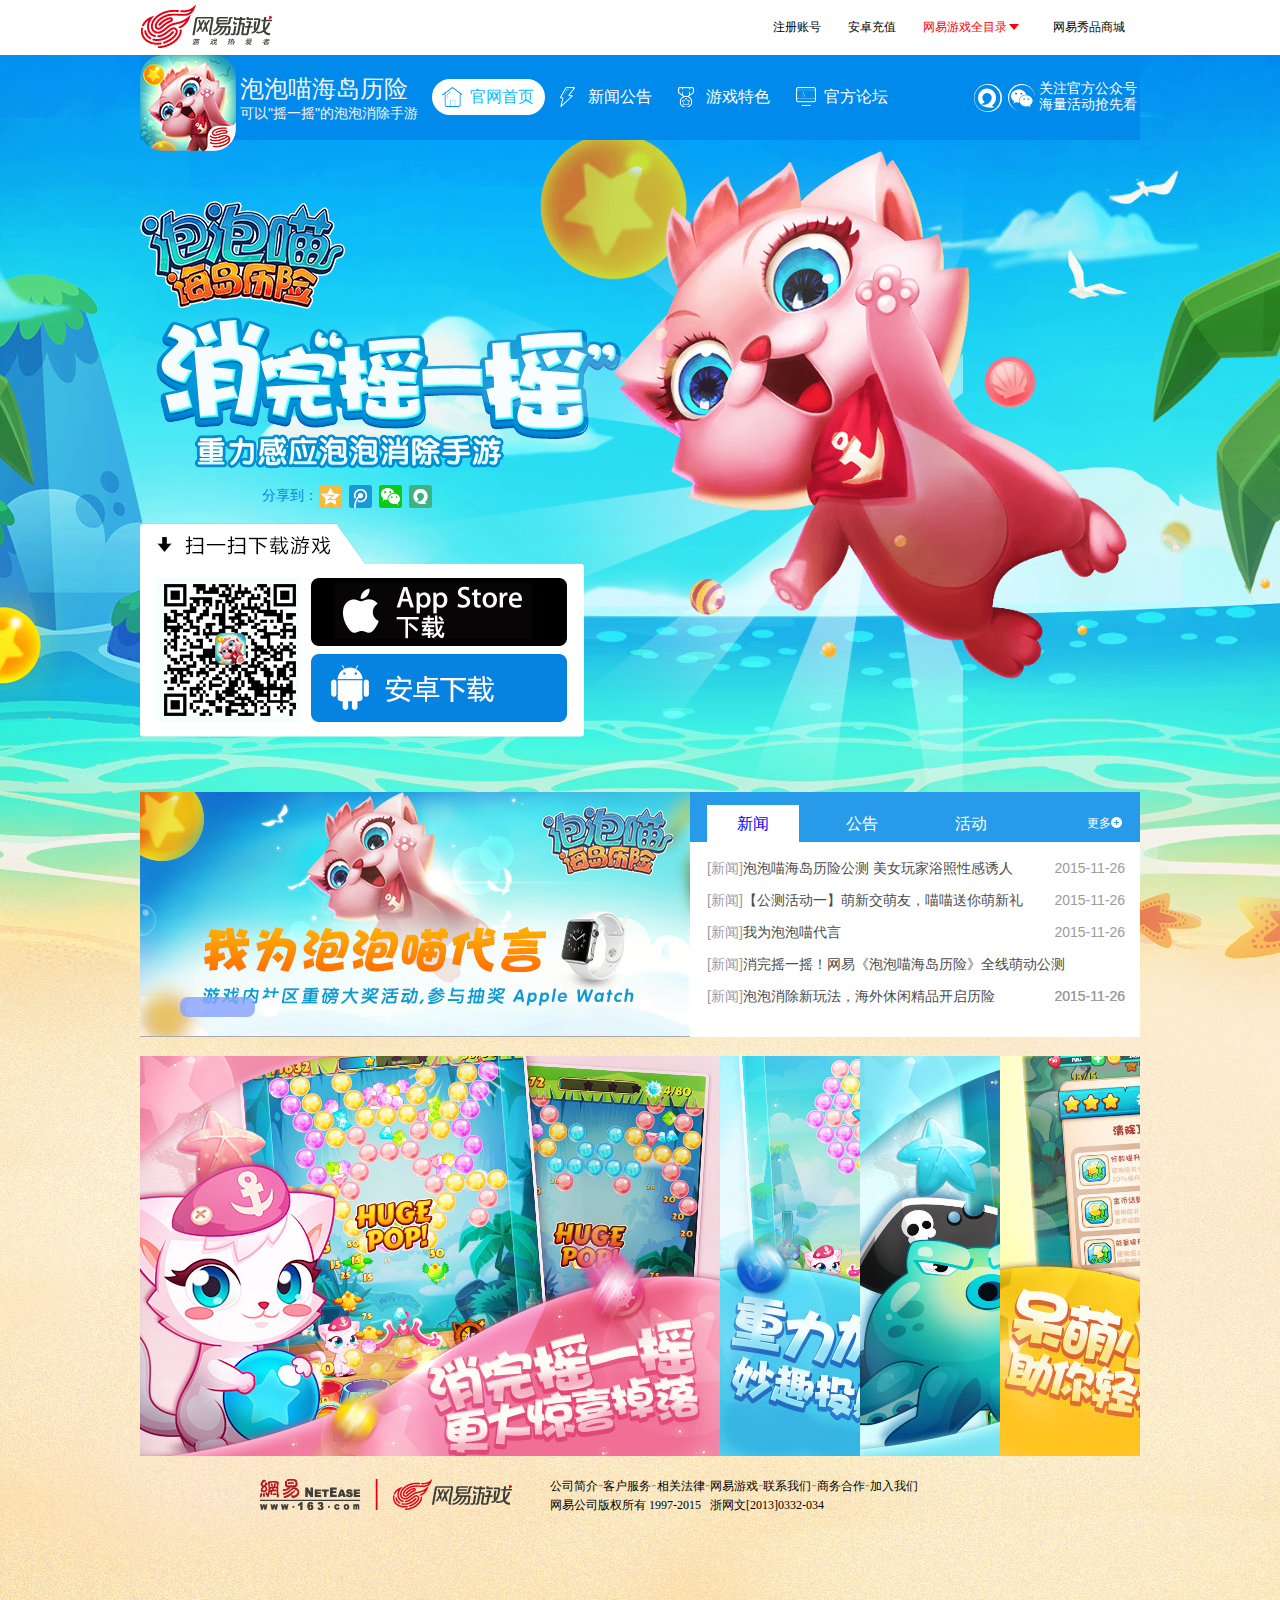
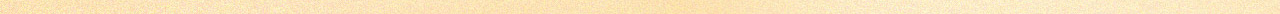
<file: ppm/index.html>
<!DOCTYPE html PUBLIC "-//W3C//DTD XHTML 1.0 Transitional//EN" "http://www.w3.org/TR/xhtml1/DTD/xhtml1-transitional.dtd">
<html xmlns="http://www.w3.org/1999/xhtml" xml:lang="en">
<head>
	<meta http-equiv="Content-Type" content="text/html;charset=UTF-8">
	<link rel="stylesheet" href="css/cat.css"/>
	<link rel="shortcut icon" href="favicon.ico" type="image/x-icon"/>
	<script src="jquery-1.11.1.js"></script>
	<script src="js/jsguo.js"></script>
	<title>泡泡猫手游</title>
</head>
<body>
	<div class="topBar">
		<div class="top-inner w">
			<h1><a href="#"></a></h1>
			<div class="ad"></div>
			<div class="reg">
				<span><a href="#">注册账号</a></span>
				<span><a href="#">安卓充值</a></span>
			</div>
			<div class="meau" id="meau">
				<a href="#">网易游戏全目录<!-- <div class="triangle"></div> --></a>
				<div class="meau_detail">
					<div class="NIE-table" id="NIE-table">
					</div>
				</div>
			</div>
			<div class="topBar-right" id="topBar_right">
				<div  id="klhg"><a href="#">网易考拉海购</a></div>
				<div  id="xpsc"><a href="#">网易秀品商城</a></div>
			</div>

		</div>
	</div>
	<div class="wrap">
		<div class="nav w">
			<div class="navcontent">
				<div class="icon"></div>
				<span class="bigTitle title">泡泡喵海岛历险</span>
				<span class="smallTitle title">可以"摇一摇"的泡泡消除手游</span>
				<div class="navwrap" id="navwrap">  			<!--导航条-->
					<a class="current" href=""><i></i>官网首页 </a>
					<a href=""><i></i>新闻公告 </a>
					<a href=""><i></i>游戏特色 </a>
					<a href=""><i></i>官方论坛 </a>
				</div>
				<div class="gzh">
					<div class="yixin"></div>
					<div class="weixin"></div>
					<div id="yxewm"></div>
					<div id="wxewm"></div>
					<span>关注官方公众号海量活动抢先看</span>

				</div>

			</div>
		</div>
		<div class="content w">
			<div class="logo"></div>
			<div class="slogan"></div>
			<div class="slogan1"></div>
			<div class="share">
				<div class="shareTo"><span>分享到：</span></div>
				<div class="sharedetail">
					<ul>
						<li><a href="javascript:;" title="分享到QQ空间" alt="666"></a></li>
						<li><a href="javascript:;" title="分享到新浪微博"></a></li>
						<li><a href="javascript:;" title="分享到微信"></a></li>
						<li><a href="javascript:;" title="分享到易信"></a></li>
					</ul>
				</div>
			</div>
			<div class="downloadwrap">
				<a class="ios" href="#"></a>
				<a class="android" href="#"></a>
				<a class="android1" href="#"></a>
			</div>
			<div class="banner_wrap">
				<a href="#"><img src="images/aaa0.png" alt=""/></a>
				<a href="#"><img src="images/aaa1.png" alt=""/></a>
				<div class="switch-ctrl" id="switch_ctrl">
					<span></span>
					<span id="switch_two"></span>
					<em></em>
				</div>
			</div>
			<div class="news_wrap" id="news_wrap">
				<div class="title" id="newsTitle">
					<span class="active">新闻</span>
					<span>公告</span>
					<span>活动</span>
					<a href="#">更多</a>
				</div>
				<div class="detail" id="newsDetail">
					<div id="news" class="selected">
						<ul>
							<li>
								<a href="">
									<span class="dnews">[新闻]</span>
									<span class="newstitle">泡泡喵海岛历险公测 美女玩家浴照性感诱人</span>
									<span class="newsdate">2015-11-26</span>
								</a>
							</li>
							<li><a href="">
									<span class="dnews">[新闻]</span>
									<span class="newstitle">【公测活动一】萌新交萌友，喵喵送你萌新礼</span>
									<span class="newsdate">2015-11-26</span>
								</a></li>
							<li><a href="">
									<span class="dnews">[新闻]</span>
									<span class="newstitle">我为泡泡喵代言</span>
									<span class="newsdate">2015-11-26</span>
								</a></li>
							<li><a href="">
									<span class="dnews">[新闻]</span>
									<span class="newstitle">消完摇一摇！网易《泡泡喵海岛历险》全线萌动公测</span>
									<span class="newsdate">2015-11-26</span>
								</a></li>
							<li><a href="">
									<span class="dnews">[新闻]</span>
									<span class="newstitle">泡泡消除新玩法，海外休闲精品开启历险</span>
									<span class="newsdate">2015-11-26</span>
								</a></li>
						</ul>
					</div>
					<div id="notice">
						<ul>
							<li>
								<a href="">
									<span class="dnews">[公告]</span>
									<span class="newstitle">公告公告公告</span>
									<span class="newsdate">2015-11-26</span>
								</a>
							</li>
							<li>
								<a href="">
									<span class="dnews">[公告]</span>
									<span class="newstitle">公告公告公告</span>
									<span class="newsdate">2015-11-26</span>
								</a>
							</li>
							<li>
								<a href="">
									<span class="dnews">[公告]</span>
									<span class="newstitle">公告公告公告</span>
									<span class="newsdate">2015-11-26</span>
								</a>
							<li>
								<a href="">
									<span class="dnews">[公告]</span>
									<span class="newstitle">公告公告公告</span>
									<span class="newsdate">2015-11-26</span>
								</a>
							</li>
							<li>
								<a href="">
									<span class="dnews">[公告]</span>
									<span class="newstitle">公告公告公告</span>
									<span class="newsdate">2015-11-26</span>
								</a>
							</li>


						</ul>
					</div>
					<div id="exercise">
						<ul>
							<li>
								<a href="">
									<span class="dnews">[活动]</span>
									<span class="newstitle">【公测活动2】快乐三选一，百元礼包送送送</span>
									<span class="newsdate">2015-11-26</span>
								</a>
							</li>
							<li><a href="">
								<span class="dnews">[活动]</span>
								<span class="newstitle">【公测活动2】快乐三选一，百元礼包送送送</span>
								<span class="newsdate">2015-11-26</span>
							</a></li>
							<li><a href="">
								<span class="dnews">[活动]</span>
								<span class="newstitle">【公测活动2】快乐三选一，百元礼包送送送</span>
								<span class="newsdate">2015-11-26</span>
							</a>
							</li>
						</ul>
					</div>
				</div>
			</div>
			<div class="select_wrap">
				<ul class="sfq" id="sfq">
					<li class="current"></li>
					<li class=""></li>
					<li class=""></li>
					<li class=""></li>
				</ul>
			</div>
		</div>
		<!-- 下面是嵌套-->
		<div class="lightWrap w">

		</div>
		<div class="cat">

		</div>

		<div class="copyRight ">
			<div class="foot w">
				<div class="imgs">
					<div class="foottu1"><img src="images/foot1.png" alt=""/></div>
					<div class="foottu2"><img src="images/foot2.png" alt=""/></div>
				</div>
				<div class="ps">
				<p class="p1"><a href="#">公司简介</a>-<a href="#">客户服务</a>-<a href="#">相关法律</a>-<a href="#">网易游戏</a>-<a href="#">联系我们</a>-<a href="#">商务合作</a>-<a href="#">加入我们</a></p>
				<p class="p2">网易公司版权所有 1997-2015&nbsp;&nbsp;&nbsp;浙网文[2013]0332-034</p>
				</div>
			</div>
		</div>
	</div>


	<div></div>

</body>
</html>
</file>
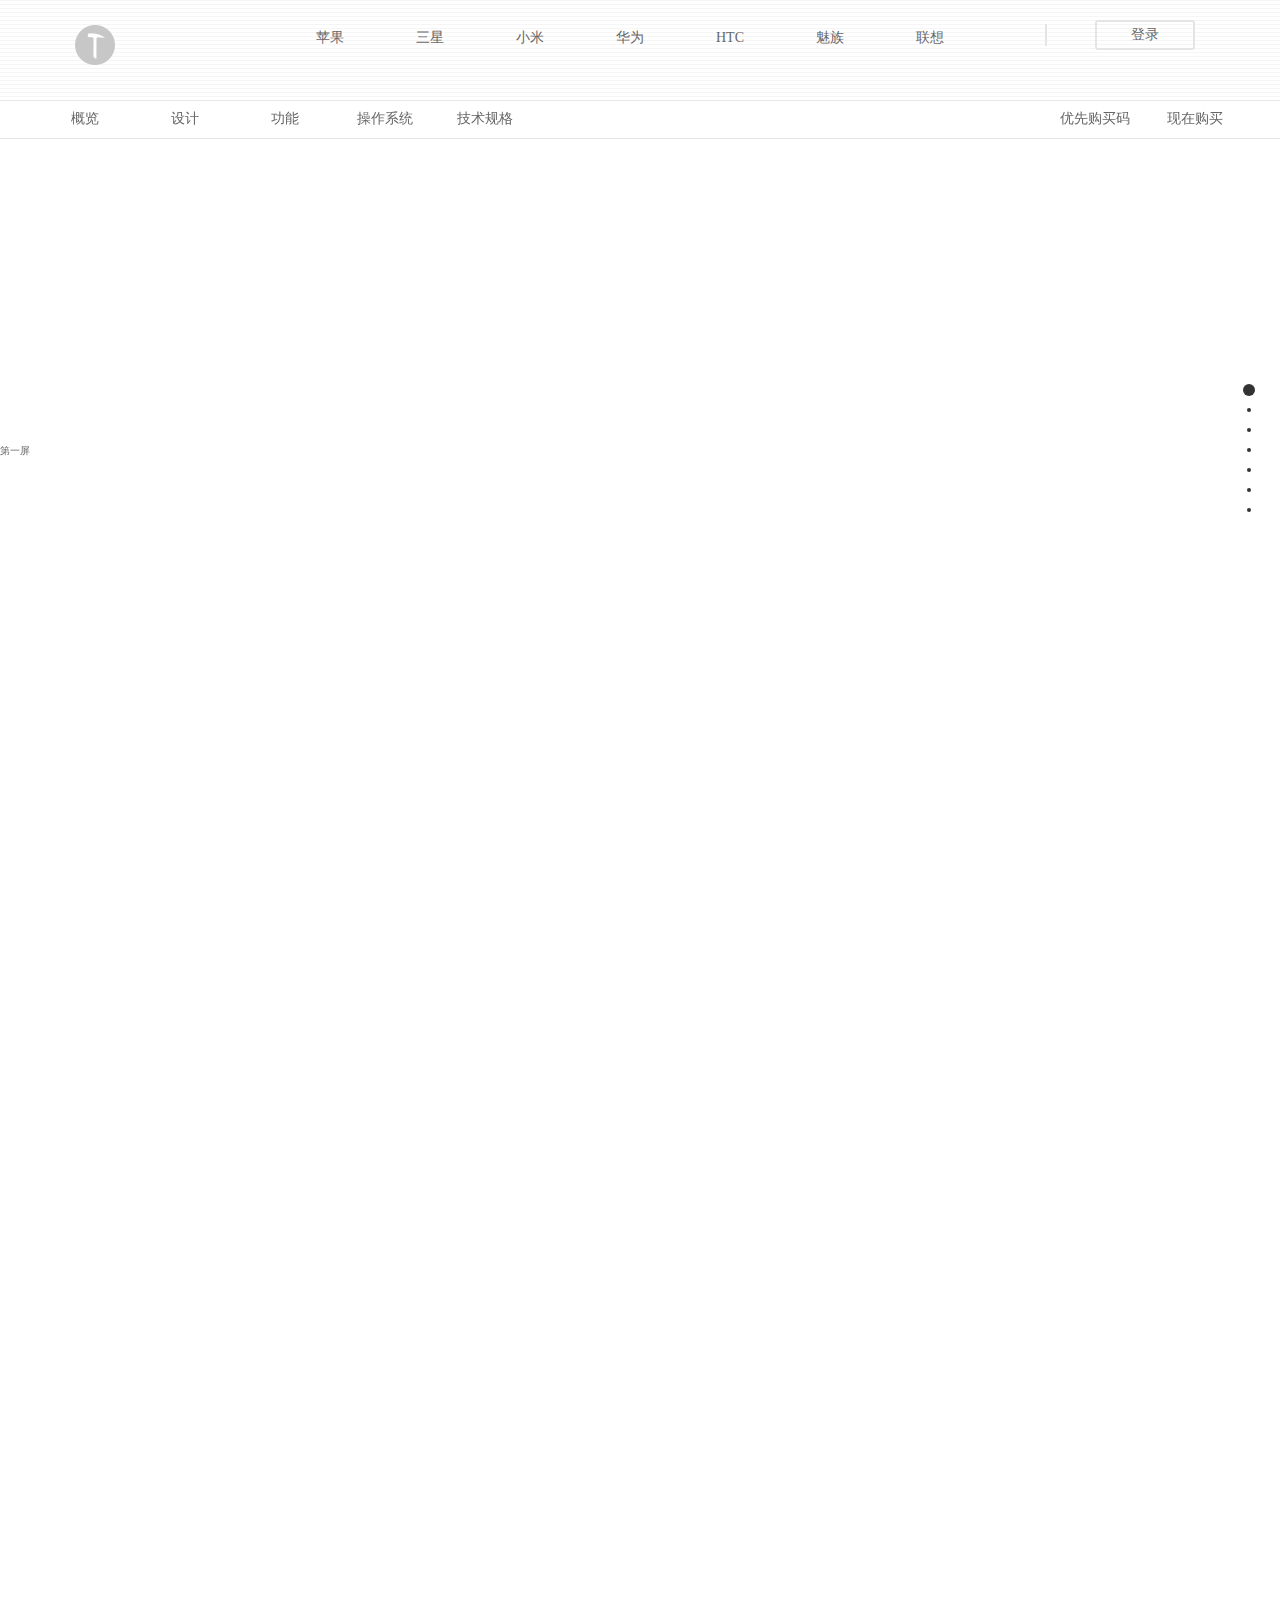
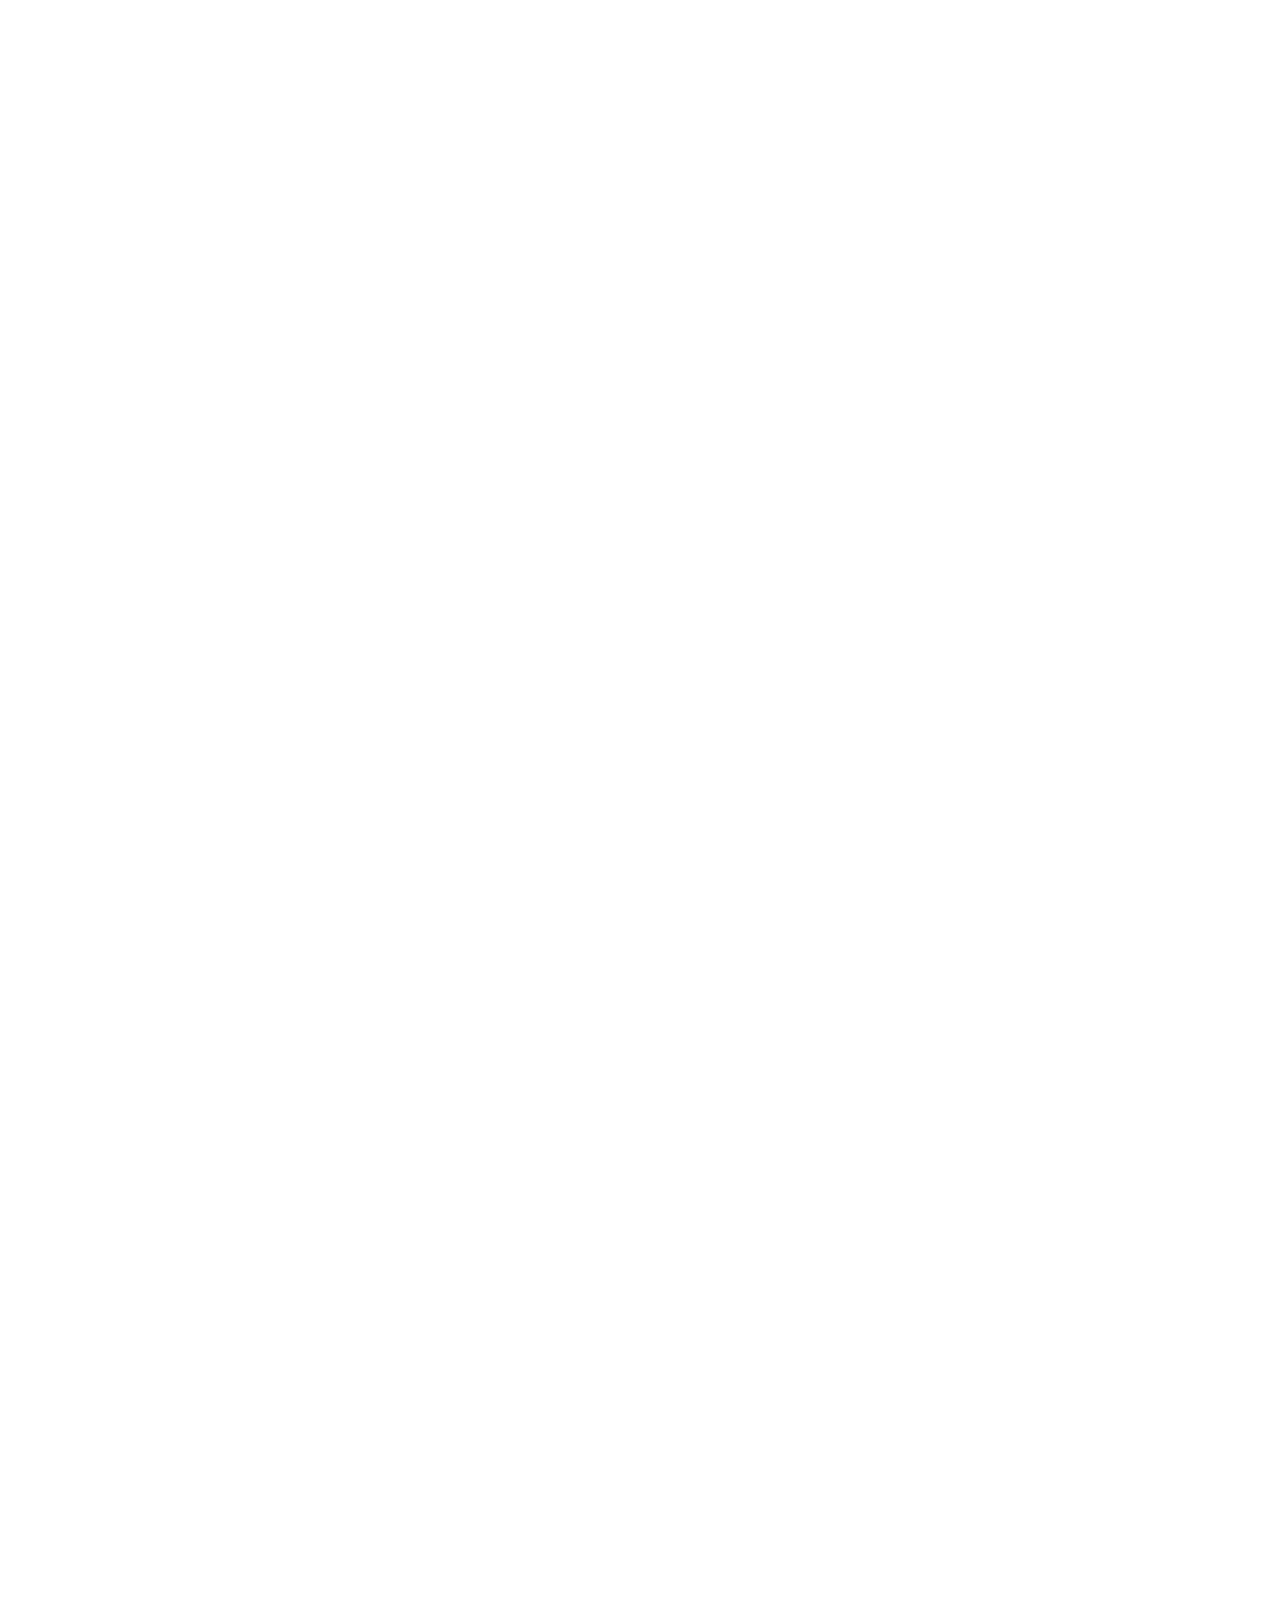
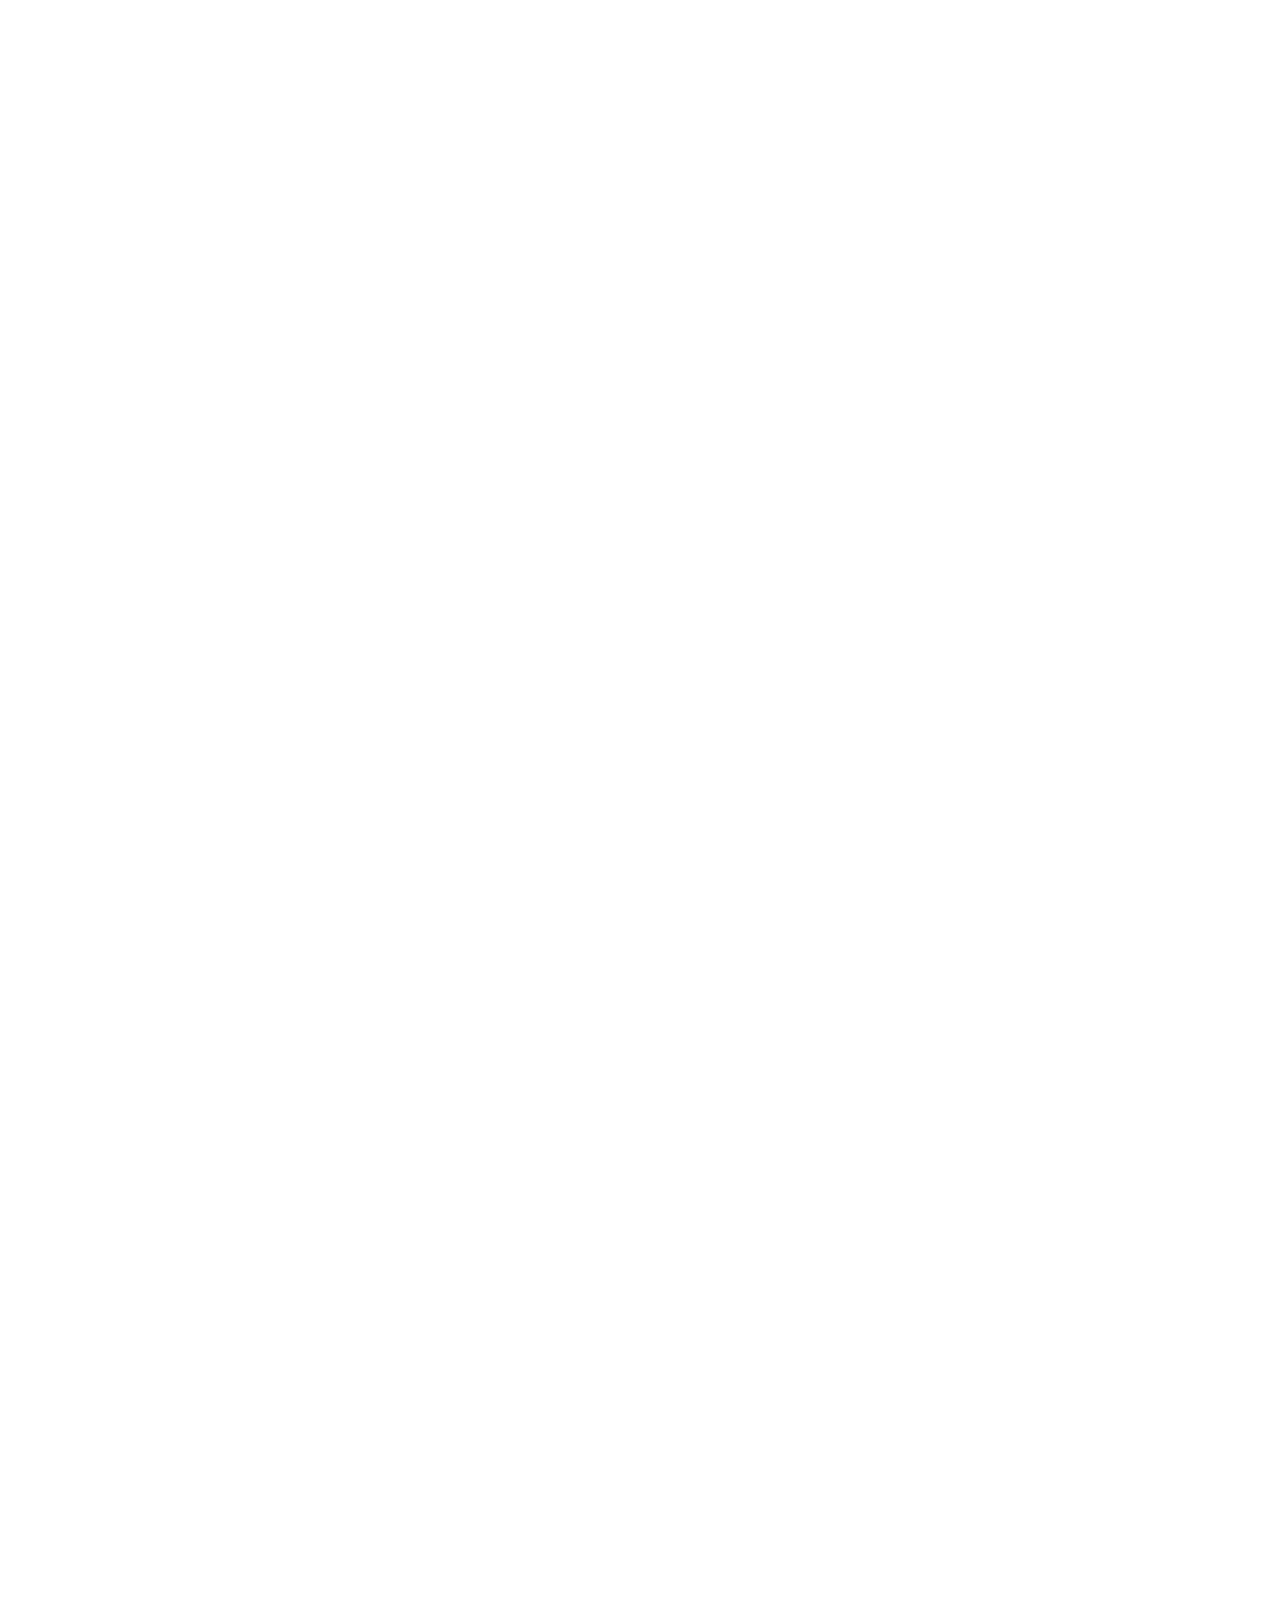
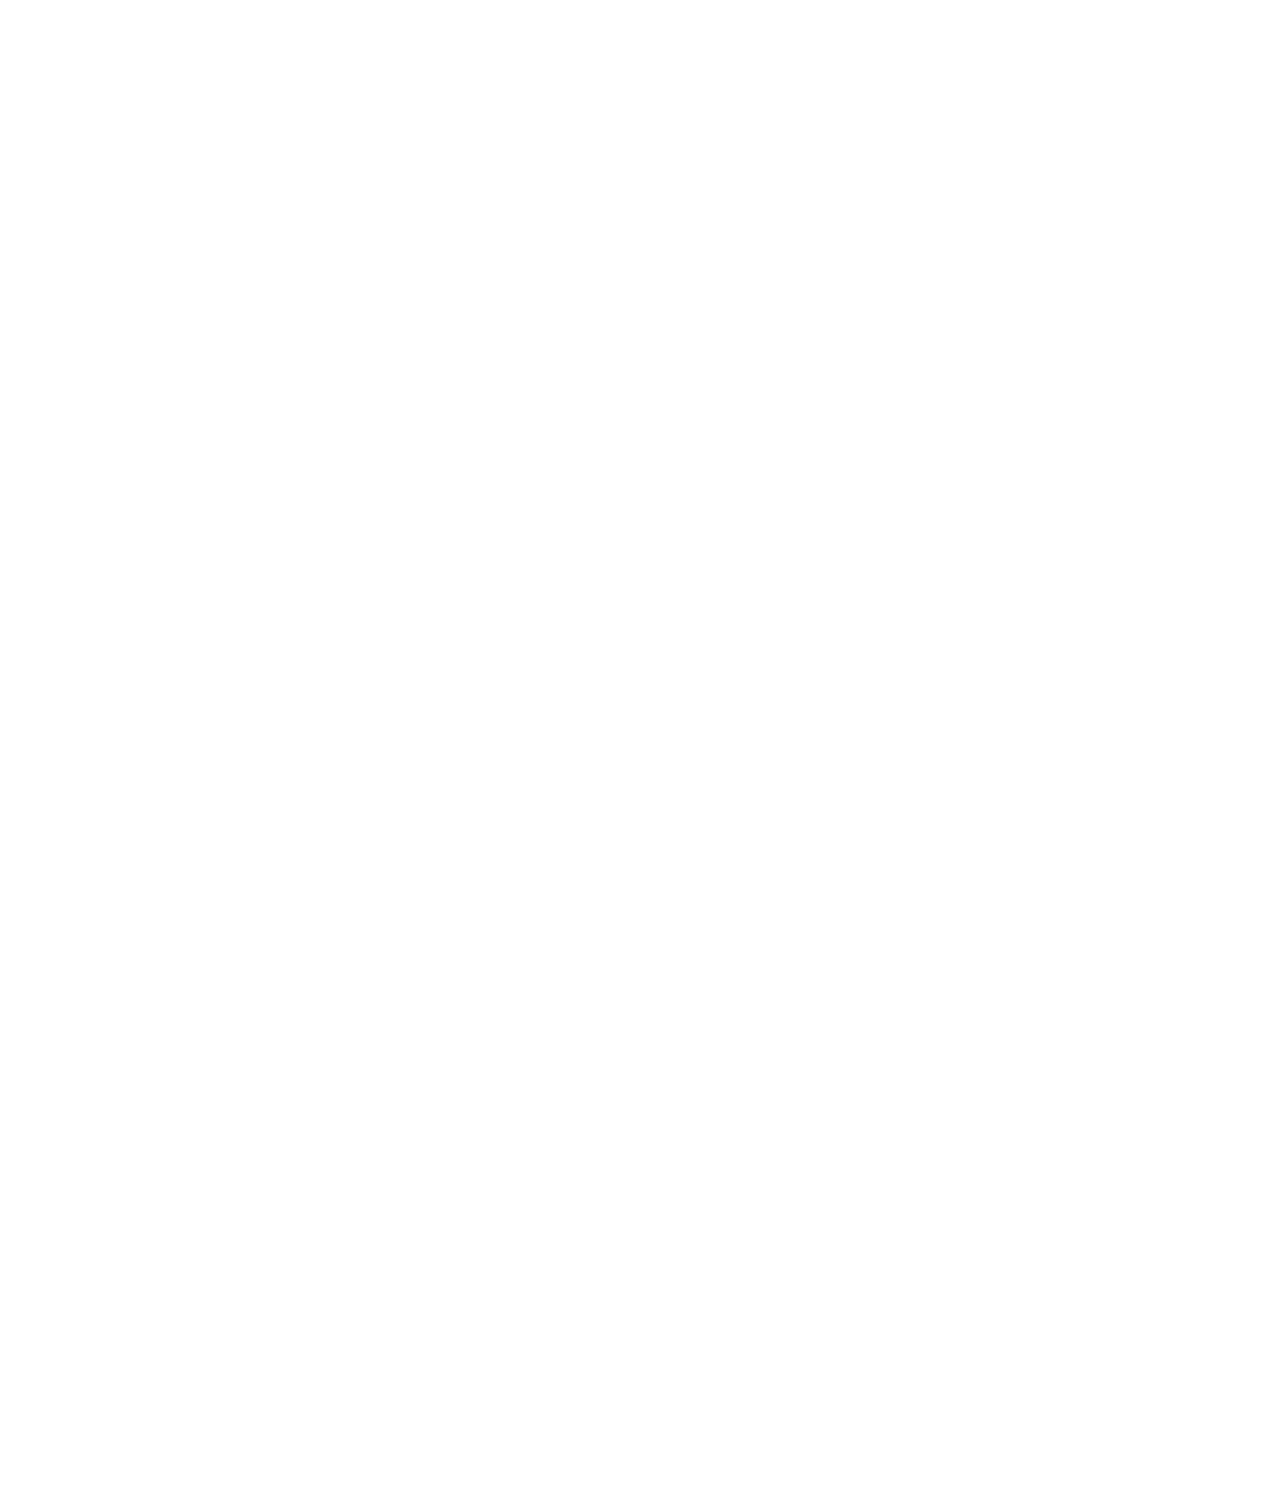
<file: fullpage/fullpage.html>
<!DOCTYPE html>
<html lang="en">
    <head>
        <meta charset="utf-8">
        <link rel="stylesheet" type="text/css" href="bower_components/fullpage.js/jquery.fullPage.css">
        <link rel="stylesheet" type="text/css" href="css/fullpage.css">
        <script type="text/javascript" src="bower_components/jquery/dist/jquery.min.js"></script>
        <script type="text/javascript" src="bower_components/fullpage.js/vendors/jquery.easings.min.js"></script>
        <script type="text/javascript" src="bower_components/fullpage.js/vendors/jquery.slimscroll.js"></script>
        <script type="text/javascript" src="bower_components/fullpage.js/dist/jquery.fullpage.js"></script>
        <script type="text/javascript" src="http://api.map.baidu.com/api?v=2.0&ak=0fPzWZFAgIPTpyDEs5Dqz0lAXWYW8jmn"></script>
        <script type="text/javascript" src="js/fullPage.js"></script>
    </head>
    <body>
    <audio src="music/1.ogg"></audio>
    <audio src="music/2.ogg"></audio>
    <audio src="music/3.ogg"></audio>
    <audio src="music/4.ogg"></audio>
    <audio src="music/5.ogg"></audio>
    <audio src="music/6.ogg"></audio>
    <audio src="music/7.ogg"></audio>
    <audio src="music/8.ogg"></audio>
    <!-- 添加菜单项 -->
            <div  id="header">
                <div class="header_main">
                    <div class="w container">
                            <div class="logo"><h1><a href="#"></a></h1></div>
                            <div class="nav">
                                <ul >
                                    <li>苹果</li>
                                    <li>三星</li>
                                    <li>小米</li>
                                    <li>华为</li>
                                    <li>HTC</li>
                                    <li>魅族</li>
                                    <li>联想</li>
                                </ul>
                            </div>
                            <div class="login">
                                <div class="container">
                                    登录
                                </div>
                            </div>
                    </div>
                </div>
                <div class="header_sub">
                    <div class="container w">
                        <div class="breadcrumb">
                            <ul>
                                <li>概览</li>
                                <li>设计</li>
                                <li>功能</li>
                                <li>操作系统</li>
                                <li>技术规格</li>
                            </ul>
                        </div>
                        <div class="account_wrapper">
                            <span><a href="#">优先购买码</a></span>
                            <span><a href="#">现在购买</a></span>
                        </div>
                    </div>
                </div>
            </div>
            <div id="fullpage">
                <div class="section section1">第一屏

                </div>
                <div class="section section2">
                    <div id="BMap_left">
                        <h2>百度地图</h2>
                        <button id="bmap_btn">搜索</button>&nbsp&nbsp<input type="text" id="BMap_left_search" placeholder="仅限搜索北京地区"></input>
                    </div>
                    <div id="allmap"></div>
                </div>
                <div class="section section3">
                    <div class="slide">第三屏的第一屏</div>
                    <div class="slide">第三屏的第二屏</div>
                    <div class="slide">第三屏的第三屏</div>
                    <div class="slide">第三屏的第四屏</div>
                </div>
                <div class="section section4">第四屏</div>
                <div class="section section5">第五屏</div>
                <div class="section section6">第六屏</div>
                <div class="section section7">第七屏</div>
            </div>
    </body>

</html>
</file>
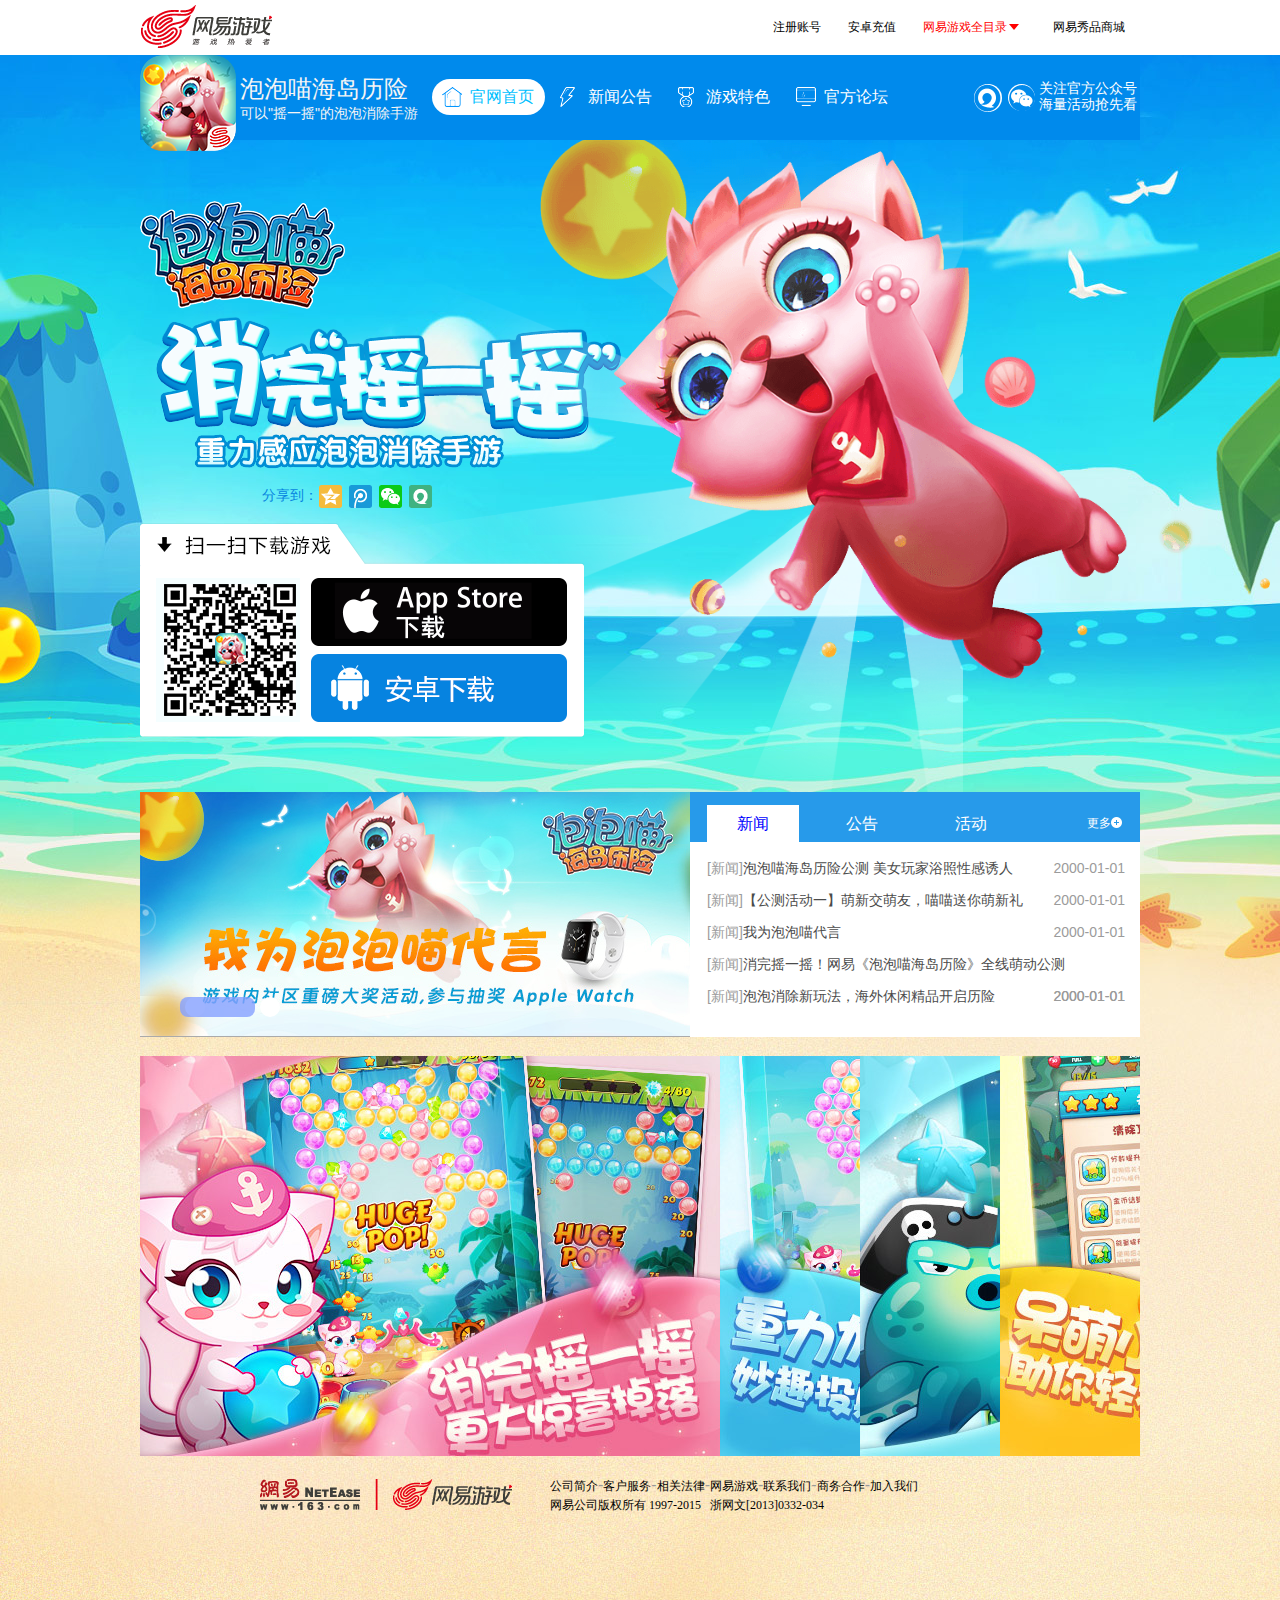
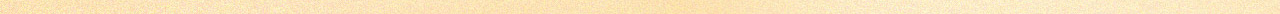
<file: ppm/ppm.html>
<!DOCTYPE html PUBLIC "-//W3C//DTD XHTML 1.0 Transitional//EN" "http://www.w3.org/TR/xhtml1/DTD/xhtml1-transitional.dtd">
<html xmlns="http://www.w3.org/1999/xhtml" xml:lang="en">
<head>
	<meta http-equiv="Content-Type" content="text/html;charset=UTF-8">
	<meta name="viewport" content="width=1035">
	<link rel="stylesheet" href="css/cat.css"/>
	<link rel="shortcut icon" href="favicon.ico" type="image/x-icon"/>
	<script src="jquery-1.11.1.js"></script>
	<script src="js/ppm.js"></script>
	<title>泡泡猫手游</title>
</head>
<body>
	<div class="topBar">
		<div class="top-inner w">
			<h1><a href="#"></a></h1>
			<div class="ad"></div>
			<div class="reg">
				<span><a href="#">注册账号</a></span>
				<span><a href="#">安卓充值</a></span>
			</div>
			<div class="meau" id="meau">
				<a href="#">网易游戏全目录<!-- <div class="triangle"></div> --></a>
				<div class="meau_detail">
					<div class="NIE-table" id="NIE-table">
					</div>
				</div>
			</div>
			<div class="topBar-right" id="topBar_right">
				<div  id="klhg"><a href="#">网易考拉海购</a></div>
				<div  id="xpsc"><a href="#">网易秀品商城</a></div>
			</div>

		</div>
	</div>
	<div class="wrap">
		<div class="nav w">
			<div class="navcontent">
				<div class="icon"></div>
				<span class="bigTitle title">泡泡喵海岛历险</span>
				<span class="smallTitle title">可以"摇一摇"的泡泡消除手游</span>
				<div class="navwrap" id="navwrap">  			<!--导航条-->
					<a class="current" href=""><i></i>官网首页 </a>
					<a href=""><i></i>新闻公告 </a>
					<a href=""><i></i>游戏特色 </a>
					<a href=""><i></i>官方论坛 </a>
				</div>
				<div class="gzh">
					<div class="yixin"></div>
					<div class="weixin"></div>
					<div id="yxewm"></div>
					<div id="wxewm"></div>
					<span>关注官方公众号海量活动抢先看</span>

				</div>

			</div>
		</div>
		<div class="content w">
			<div class="logo"></div>
			<div class="slogan"></div>
			<div class="slogan1"></div>
			<div class="share">
				<div class="shareTo"><span>分享到：</span></div>
				<div class="sharedetail">
					<ul>
						<li><a href="javascript:;" title="分享到QQ空间" alt="666"></a></li>
						<li><a href="javascript:;" title="分享到新浪微博"></a></li>
						<li><a href="javascript:;" title="分享到微信"></a></li>
						<li><a href="javascript:;" title="分享到易信"></a></li>
					</ul>
				</div>
			</div>
			<div class="downloadwrap">
				<a class="ios" href="#"></a>
				<a class="android" href="#"></a>
				<a class="android1" href="#"></a>
			</div>
			<div class="banner_wrap">
				<a href="#"><img src="images/aaa0.png" alt=""/></a>
				<a href="#"><img src="images/aaa1.png" alt=""/></a>
				<div class="switch-ctrl" id="switch_ctrl">
					<span></span>
					<span id="switch_two"></span>
					<em></em>
				</div>
			</div>
			<div class="news_wrap" id="news_wrap">
				<div class="title" id="newsTitle">
					<span class="active">新闻</span>
					<span>公告</span>
					<span>活动</span>
					<a href="#">更多</a>
				</div>
				<div class="detail" id="newsDetail">
					<div id="news" class="selected">
						<ul>
							<li>
								<a href="">
									<span class="dnews">[新闻]</span>
									<span class="newstitle">泡泡喵海岛历险公测 美女玩家浴照性感诱人</span>
									<span class="newsdate">2000-01-01</span>
								</a>
							</li>
							<li><a href="">
									<span class="dnews">[新闻]</span>
									<span class="newstitle">【公测活动一】萌新交萌友，喵喵送你萌新礼</span>
									<span class="newsdate">2000-01-01</span>
								</a></li>
							<li><a href="">
									<span class="dnews">[新闻]</span>
									<span class="newstitle">我为泡泡喵代言</span>
									<span class="newsdate">2000-01-01</span>
								</a></li>
							<li><a href="">
									<span class="dnews">[新闻]</span>
									<span class="newstitle">消完摇一摇！网易《泡泡喵海岛历险》全线萌动公测</span>
									<span class="newsdate">2000-01-01</span>
								</a></li>
							<li><a href="">
									<span class="dnews">[新闻]</span>
									<span class="newstitle">泡泡消除新玩法，海外休闲精品开启历险</span>
									<span class="newsdate">2000-01-01</span>
								</a></li>
						</ul>
					</div>
					<div id="notice">
						<ul>
							<li>
								<a href="">
									<span class="dnews">[公告]</span>
									<span class="newstitle">公告公告公告</span>
									<span class="newsdate">2020-01-01</span>
								</a>
							</li>
							<li>
                                <a href="">
                                    <span class="dnews">[公告]</span>
                                    <span class="newstitle">公告公告公告</span>
                                    <span class="newsdate">2020-01-01</span>
                                </a>
                            </li>
							<li>
								<a href="">
									<span class="dnews">[公告]</span>
									<span class="newstitle">公告公告公告</span>
									<span class="newsdate">2020-01-01</span>
								</a>
                            </li>
							<li>
								<a href="">
									<span class="dnews">[公告]</span>
									<span class="newstitle">公告公告公告</span>
									<span class="newsdate">2000-01-01</span>
								</a>
							</li>
							<li>
								<a href="">
									<span class="dnews">[公告]</span>
									<span class="newstitle">公告公告公告</span>
									<span class="newsdate">2000-01-01</span>
								</a>
							</li>
						</ul>
					</div>
					<div id="exercise">
						<ul>
							<li>
								<a href="">
									<span class="dnews">[活动]</span>
									<span class="newstitle">【公测活动2】快乐三选一，百元礼包送送送</span>
									<span class="newsdate">2000-01-01</span>
								</a>
							</li>
							<li><a href="">
								<span class="dnews">[活动]</span>
								<span class="newstitle">【公测活动2】快乐三选一，百元礼包送送送</span>
								<span class="newsdate">2000-01-01</span>
							</a></li>
							<li><a href="">
								<span class="dnews">[活动]</span>
								<span class="newstitle">【公测活动2】快乐三选一，百元礼包送送送</span>
								<span class="newsdate">2000-01-01</span>
							</a>
							</li>
						</ul>
					</div>
				</div>
			</div>
			<div class="select_wrap">
				<ul class="sfq" id="sfq">
					<li class="current"></li>
					<li class=""></li>
					<li class=""></li>
					<li class=""></li>
				</ul>
			</div>
		</div>
		<!-- 下面是嵌套-->
		<div class="lightWrap w">

		</div>
		<div class="cat">

		</div>

		<div class="copyRight ">
			<div class="foot w">
				<div class="imgs">
					<div class="foottu1"><img src="images/foot1.png" alt=""/></div>
					<div class="foottu2"><img src="images/foot2.png" alt=""/></div>
				</div>
				<div class="ps">
				<p class="p1"><a href="#">公司简介</a>-<a href="#">客户服务</a>-<a href="#">相关法律</a>-<a href="#">网易游戏</a>-<a href="#">联系我们</a>-<a href="#">商务合作</a>-<a href="#">加入我们</a></p>
				<p class="p2">网易公司版权所有 1997-2015&nbsp;&nbsp;&nbsp;浙网文[2013]0332-034</p>
				</div>
			</div>
		</div>
	</div>


	<div></div>

</body>
</html>
</file>
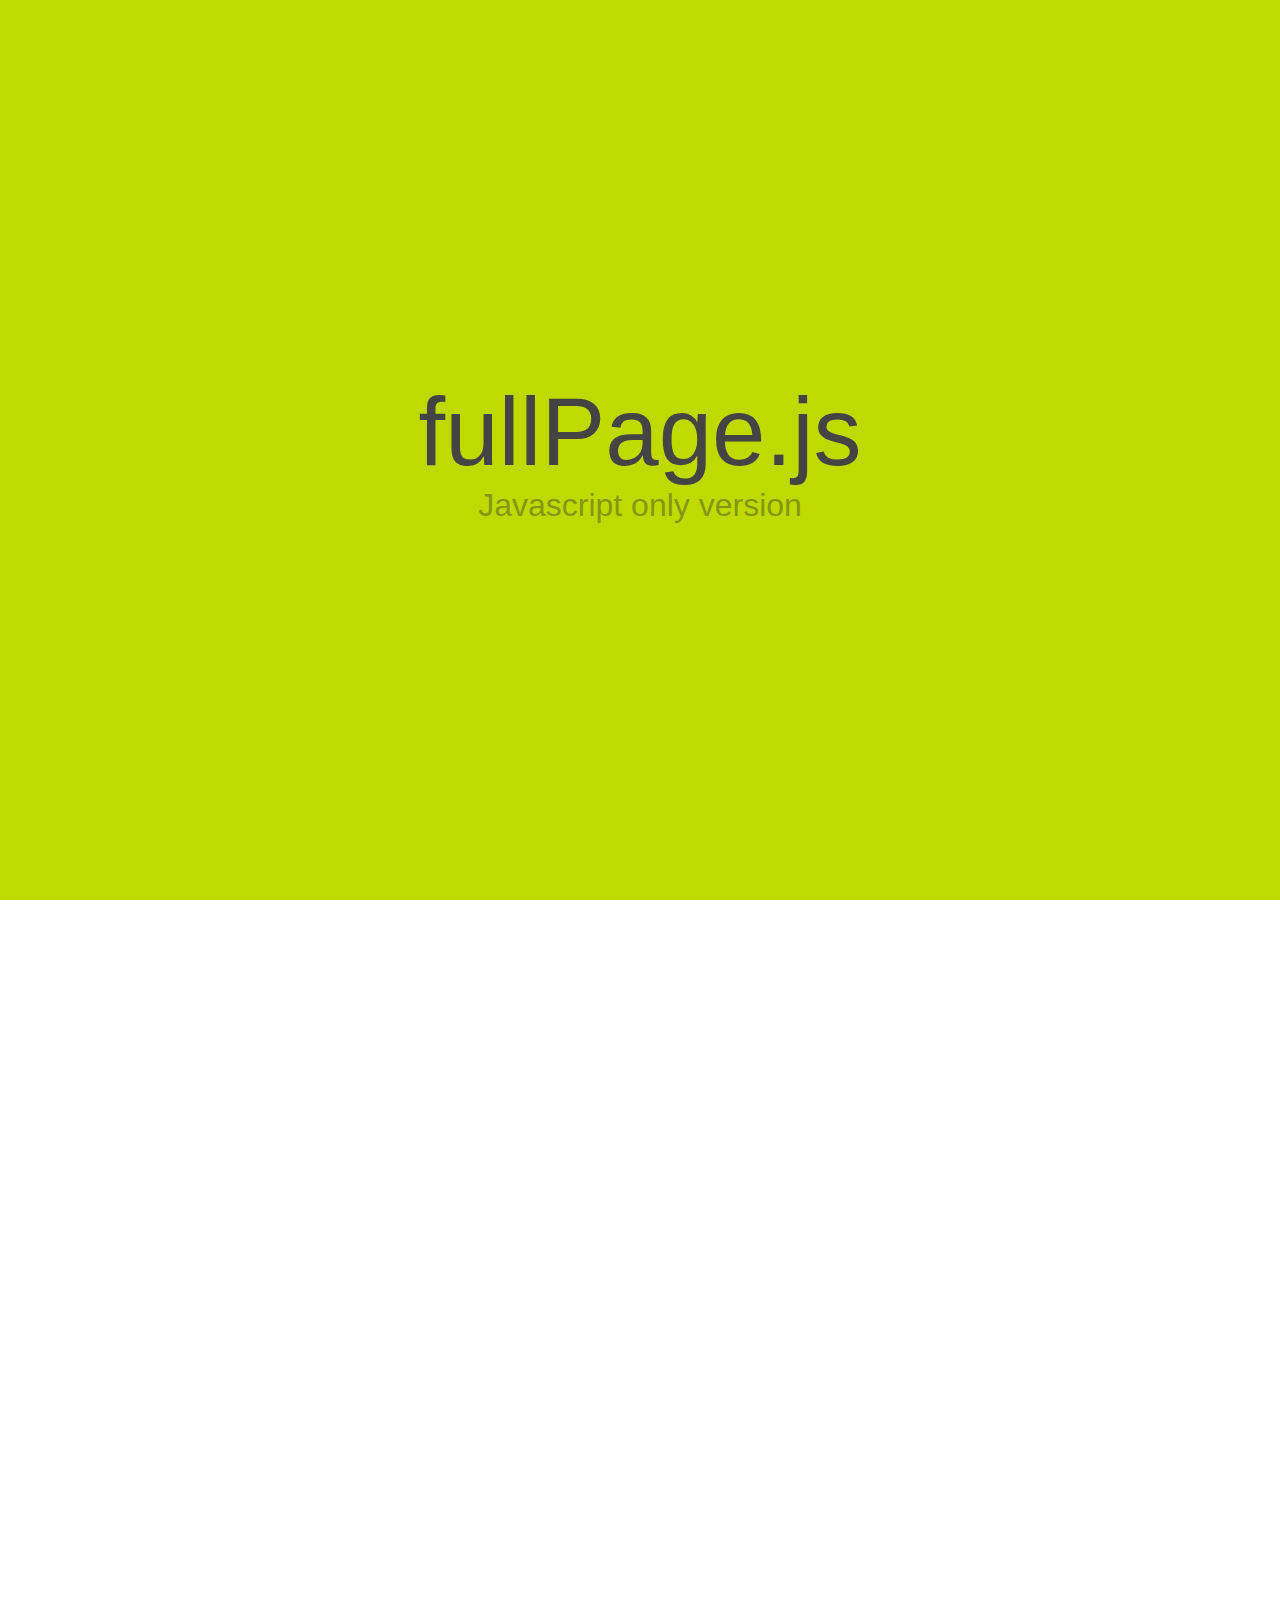
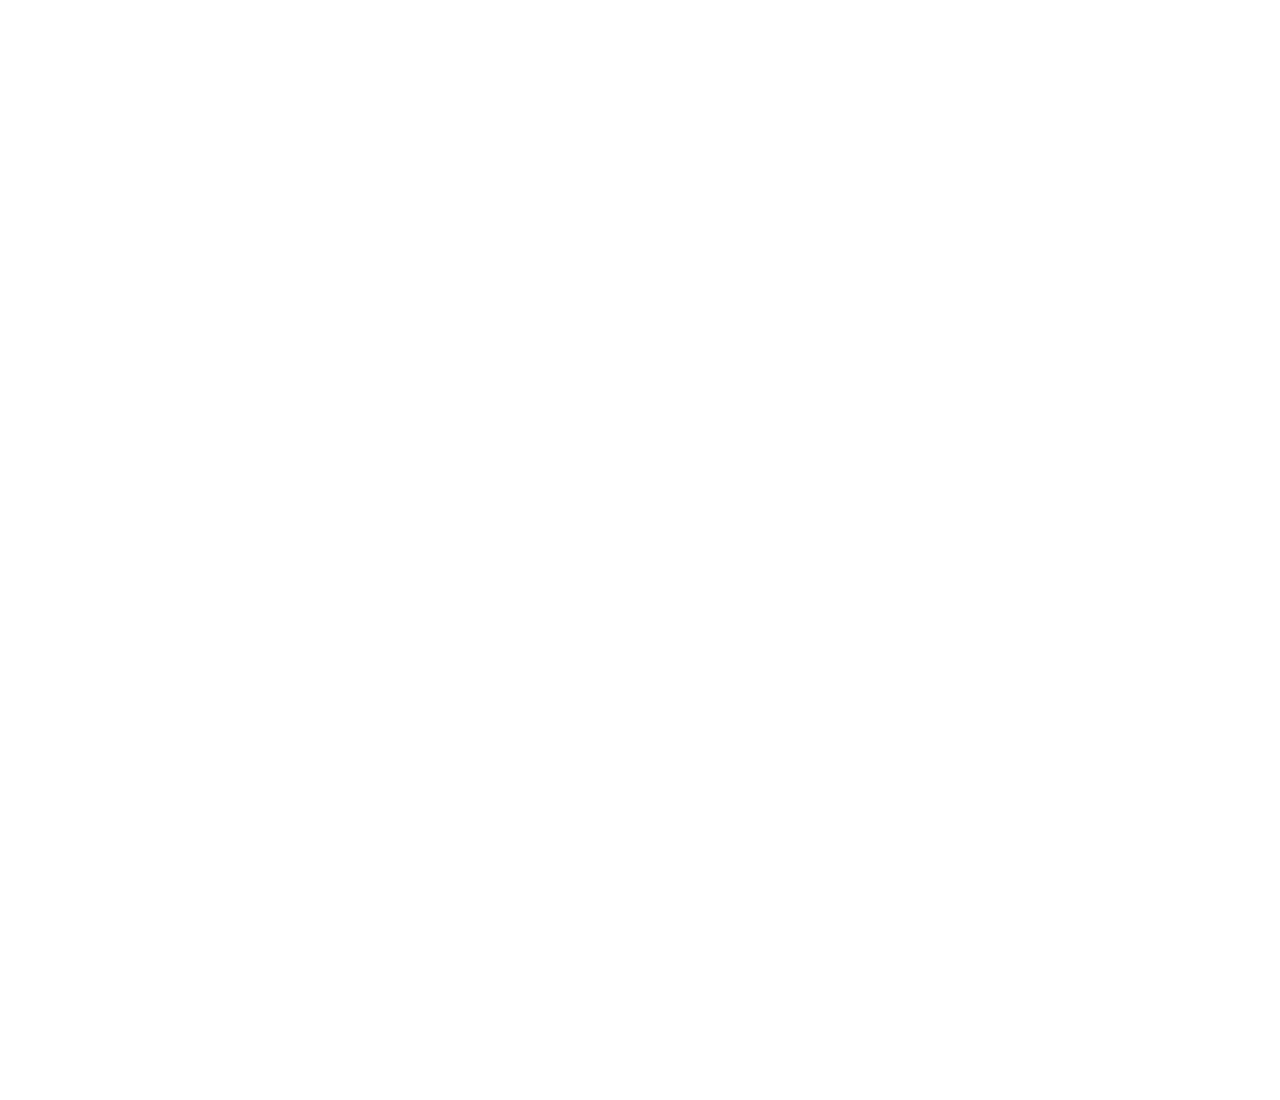
<file: fullpage/bower_components/fullpage.js/pure javascript (Alpha)/demo.html>
<!DOCTYPE html>
<html xmlns="http://www.w3.org/1999/xhtml">

<head>
	<meta http-equiv="Content-Type" content="text/html; charset=utf-8" />
	<title>fullPage.js - Pure Javascript version</title>
	<meta name="author" content="Alvaro Trigo Lopez" />
	<meta name="description" content="fullPage plugin by Alvaro Trigo. Pure javascript version of full screen slider." />
	<meta name="keywords"  content="fullpage,jquery,alvaro,trigo,plugin,fullscren,screen,full,iphone5,apple,pure,javascript,slider,hijacking" />
	<meta name="Resource-type" content="Document" />


	<link rel="stylesheet" type="text/css" href="javascript.fullPage.css" />

	<style>
		/* Reset CSS
		 * --------------------------------------- */
		body,div,dl,dt,dd,ul,ol,li,h1,h2,h3,h4,h5,h6,pre,
		form,fieldset,input,textarea,p,blockquote,th,td {
		    padding: 0;
		    margin: 0;
		}
		a{
			text-decoration:none;
		}
		table {
		    border-spacing: 0;
		}
		fieldset,img {
		    border: 0;
		}
		address,caption,cite,code,dfn,em,strong,th,var {
		    font-weight: normal;
		    font-style: normal;
		}
		strong{
			font-weight: bold;
		}
		ol,ul {
		    list-style: none;
		    margin:0;
		    padding:0;
		}
		caption,th {
		    text-align: left;

		}
		h1,h2,h3,h4,h5,h6 {
		    font-weight: normal;
		    font-size: 100%;
		    margin:0;
		    padding:0;
		    color:#444;
		}
		q:before,q:after {
		    content:'';
		}
		abbr,acronym { border: 0;
		}


		/* Custom CSS
		 * --------------------------------------- */
		body{
			font-family: arial,helvetica;
			color: #F2F2F2;
		}
		h1{
			font-size: 6em;
		}
		p{
			font-size: 2em;
		}
		.content{
			position: relative;
			top: 50%;
			transform: translateY(-50%);
			text-align: center;
		}

		/* Section 1
		 * --------------------------------------- */
		#section0{
			background-color: #BFDA00;
		}
		#section0 h1{
			color: #444;
		}
		#section0 p{
			color: #333;
			opacity: 0.4;
		}


		/* Section 2
		 * --------------------------------------- */
		#section1{
			background-color: #2EBE21;
		}
		#section1 h1{
			color: #fff;
		}
		#section1 p{
			opacity: 0.8;
		}


		/* Section 3
		 * --------------------------------------- */
		#section2{
			background-color: #2C3E50;
		}
		#section2 h1{
			color: #F2F2F2;
		}
		#section2 p{
			opacity: 0.6;
		}
	</style>
</head>
<body>


<div id="fullpage">
	<div class="section " id="section0">
		<div class="content">
			<h1>fullPage.js</h1>
			<p>Javascript only version</p>
		</div>
	</div>
	<div class="section" id="section1">
		<div class="slide" id="slide1">
			<div class="content">
				<h1>No need for jQuery</h1>
				<p>
					5 Kb gzipped!!
				</p>
				<p>
		      		Improve the loading time of your site!
				</p>
			</div>
		</div>
		<div class="slide" id="slide2">
			<div class="content">
				<h1>Slides too!</h1>
			</div>
		</div>
		<div class="slide" id="slide2">
			<div class="content">
				<h1>More slides!</h1>
			</div>
		</div>
	</div>
	<div class="section" id="section2">
		<div class="content">
			<h1>Compatible</h1>
			<p>IE 8+ support.</p>
		</div>
	</div>
</div>

<script type="text/javascript" src="javascript.fullPage.js"></script>
<script type="text/javascript">
	fullpage.initialize('#fullpage', {
		anchors: ['firstPage', 'secondPage', '3rdPage', '4thpage', 'lastPage'],
		menu: '#menu',
		css3:true
	});

</script>

</body>
</html>
</file>
<file: ppm/css/cat.css>
@charset "UTF-8";
/*css 初始化 */
html, body, ul, li, ol, dl, dd, dt, p, h1, h2, h3, h4, h5, h6, form, fieldset, legend, img { margin:0; padding:0; }
fieldset, img,input,button { border:none; padding:0;margin:0;outline-style:none; }
ul, ol { list-style:none; }
input { padding-top:0; padding-bottom:0; font-family: "SimSun","宋体";}
select, input { vertical-align:middle; }
select, input, textarea { font-size:12px; margin:0; }
textarea { resize:none; } /*防止拖动*/
img {border:0;	vertical-align:middle; }  /*  去掉图片低测默认的3像素空白缝隙*/
table { border-collapse:collapse; }
a{text-decoration: none;  color: black;}
body{font-family:"Arial", "微软雅黑", "宋体";}
.w{
    width:1000px;
    margin:0 auto;
    /*background-color: silver;*/
}
.topBar{
    height: 55px;
    width:100%;
    /*background: #FBFBFB none repeat scroll 0% 0%;*/
}
.topBar .top-inner{
    height:55px;
}
.topBar .w h1{
    width:133px;
    height:55px;
    float: left;
}
.topBar .w h1 a{
    display: block;
    width:133px;
    height: 44px;
    background:url("../images/logo_b5525b7.png") no-repeat;
    margin-top: 5px;
}
.topBar .w .ad{
    width:490px;
    height: 55px;
    float:left;
    background-color: #ffffff;
}
.topBar .w .reg{
    width:150px;
    height: 55px;
    float: left;
    font-size: 12px;
    line-height: 55px;
}
.topBar .reg span{
    /*margin-left: 10px;*/
    height: 55px;
    width:75px;
    /*padding-left: 10px;*/
    float: left;
    display: block;
}
.topBar .reg span a{
    display: block;
    width:100%;
    height: 100%;
    text-indent: 10px;
}
.topBar .w .meau{
    position: relative;
    width:125px;
    height: 55px;
    text-indent: 10px;
    line-height: 55px;
    font-size: 12px;
    float: left;
    color: red;
}
.topBar .w .meau a{
    color:red;
    display: block;
    position: relative;
}
/*.topBar .w .meau>a>.triangle{
    width:0;
    height: 0;
    border-color:red white white white;
    border-style:solid;
    border-width: 6px 5px 0 5px;
    position:absolute;
    top:24px;
    right: 19px;
    background-color: black;
}*/
.topBar .w .meau>a::after{
    content: '';
    display: block;
    width:0;
    height: 0;
    border-color:red white white white;
    border-style:solid;
    border-width: 6px 5px 0 5px;
    position:absolute;
    top:24px;
    right: 19px;
}
.topBar .w .meau .meau_detail{
    position: absolute;
    left:-775px;
    top:55px;
    width:1000px;
    height: 500px;
    background: url("../images/55555.png") no-repeat;
    opacity: 0.9;
    display: none;
    z-index: 999;

}
.topBar .w .topBar-right{
    position: relative;
    width:102px;
    height: 55px;
    text-align: center;
    font-size: 12px;
    float:left;
    line-height: 55px;
}
#klhg,#xpsc{
    position: absolute;
    right:0;
    bottom: 0;
    width:102px;
    height: 55px;
    /*display: none;*/
}
#klhg a,#xpsc a{
    display: block;
    width: 100%;
    height: 100%;
}
#xpsc{
    /*display: none;*/
}
.wrap{
    position: relative;
    width:100%;
    height: 1559px;
    background: url("../images/bodyBg_fb508bc.jpg") center 0 no-repeat;
}
.nav{
    position: relative;
    height:85px;
    background:#008AEC;
    z-index: 100;
}
.nav .icon{
    position:absolute;
    top: 0;
    left: 0;
    height: 96px;
    width: 96px;
    background: url("../images/icon_828b58a.png") no-repeat;
}
.nav .title{
    position: absolute;
    color:whitesmoke;
}
.nav .bigTitle{
    left: 100px;
    top:18px;
    font-size:24px;
    height: 32px;
    line-height: 32px;
}
.nav .smallTitle{
    left: 100px;
    top:47px;
    font-size:14px;
    line-height: 22px;
    height: 22px;
}
.nav .navwrap{
    position:absolute;
    top: 24px;
    left: 287px;
    width: 542px;
    height: 36px;
    z-index: 100;
}
.nav .navwrap a{
    position: relative;
    overflow: hidden;
    margin-left: 5px;
    text-indent: 38px;
    float: left;
    display: block;
    border-radius: 20px;
    width:113px;
    height: 36px;
    line-height: 36px;
    color:#fff;
}
.nav .navwrap a i{
    position: absolute;
    top:8px;
    left: 10px;
    width:20px;
    height: 20px;
    font-style: italic;
    background:  no-repeat;
    z-index: 102;
}
.nav .navwrap a.current{
    background-color: #fff;
    color: deepskyblue;
}
.nav .navwrap .current i{
    background: no-repeat;
    /*background: url("../images/newsH0.png") no-repeat;
    z-index: 103;*/
}

.nav .gzh{
    position:absolute;;
    width: 69px;
    height: 30px;
    top: 26px;
    left: 830px;
    /*background-color: #fff;*/
}
.nav .gzh .yixin{
    position: absolute;
    top:3px;
    left: 4px;
    height:28px;
    width:28px;
    background: url("../images/yixinH_305eb23.png") no-repeat -4px -3px;
    border-radius:50%;
    cursor:pointer;
}
.nav .gzh #yxewm{
    position:absolute;
    left: 0;
    top: 29px;
    width:125px;
    height: 123px;
    background: url("../images/yixinQR_0260f7e.png") no-repeat;
    display: none;
}
.nav .gzh #wxewm{
    position:absolute;
    top:29px;
    left: 0;
    width:125px;
    height: 123px;
    background: url("../images/weixinQR_eae51bf.png") no-repeat;
    display: none;
}
.nav .gzh .weixin{
    position: absolute;
    top:3px;
    right:4px;
    height:27px;
    width:27px;
    background: url("../images/weixinH_be7faa1.png") no-repeat -9px -2px;
    border-radius: 50%;
    cursor: pointer;
}
.nav .gzh span{
    position: absolute;
    right:-100px;
    top:0;
    width:100px;
    font: 14px/16px "微软雅黑";
    color:#ffffff;
}
.wrap .content{
    position: relative;
}
.content .logo{
    position: absolute;
    left: 0;
    top:61px;
    width: 205px;
    height: 108px;

    background: url("../images/logo_0a77282.png") no-repeat;
}
.content .slogan{
    width:482px;
    height: 171px;
    position: absolute;
    top:150px;
    left:0;
    background: url("../images/slogan_b4c4e84.png") no-repeat;
    animation:move 2s infinite;
}
@keyframes move{
    0%{transform:translate(0,0);}
    10%{transform:translate(-20px,0);}
    20%{transform:translate(0,0);}
    35%{transform:translate(20px,0);}
    50%{transform:translate(0,0);}
    60%{transform:translate(-20px,0);}
    70%{transform:translate(0,0);}
    80%{transform:translate(20px,0);}
    90%{transform:translate(0,0);}
    100%{transform:translate(0,0)}
}
.content .slogan1{
    position: absolute;
    top:294px;
    left: 54px;
    width: 310px;
    height: 35px;
    background: url("../images/slogan1_236761d.png") no-repeat;
}
.content .share{
    position: absolute;
    top:343px;
    left:122px;
    height: 24px;
    font-size: 14px;
    line-height: 24px;
    margin-right: 10px;
    color: #0784e0;
    width: 175px;
    z-index: 999;
}
.content .sharedetail{
    width:120px;
    height: 24px;
    line-height: 24px;
    position: absolute;
    top:2px;
    left: 50px;
}
.content .sharedetail a{
    display: block;
    float: left;
    width:23px;
    height: 23px;
    margin-left: 7px;
    color: #3a86ff;
}
.content li{
    float:left;
}
.content .downloadwrap{
    position: absolute;
    top:383px;
    left: 0;
    width:444px;
    height: 214px;
    background: url("../images/download_cdc68b4.png") no-repeat;
    z-index: 5;
}
.content .downloadwrap .ios{
    position:absolute;
    top:55px;
    right:18px;
    width:256px;
    height: 68px;
}
.content .downloadwrap .android{
    position:absolute;
    top: 130px;
    right:18px;
    width:256px;
    height: 68px;
}
.content .downloadwrap .android1{
    position:absolute;
    top: 131px;
    right:17px;
    width:256px;
    height: 70px;
    z-index: 4;
    background: url("../images/androidH_b9b22e4.png") no-repeat;
    display: block;
    opacity: 0;
}
.content .downloadwrap a.android1:hover{
    opacity: 1;
}
.content .banner_wrap{
    position: absolute;
    top: 652px;
    left: 0;
    overflow: hidden;
    width:550px;
    height: 245px;
}
.content .switch-ctrl{
    position: absolute;
    left: 40px;
    bottom: 20px;
    width:100px;
    height: 20px;
}
.content .switch-ctrl span{
    float: left;
    width: 20px;
    height: 20px;
    margin-left: 5px;
    background-color: #fff;
    border-radius: 50%;
}
.content .switch-ctrl #switch_two{
    margin-left: 55px;
}
.content .switch-ctrl em{
    position:absolute;
    top: 0;
    left: 0;
    width:75px;
    height: 20px;
    /*background-color: #71a0ff;*/
    border-radius: 8px;
    background: rgba(133,160,255,0.8);
}
.content .switch-ctrl em.toRight{
    left: 25px;
}


.content .news_wrap{
    position: absolute;
    top: 652px;
    left: 550px;
    width:450px;
    height: 245px;
    z-index: 50;
}
.content .news_wrap .title{
    height: 50px;
    background-color: #279AEA;
}
.content .news_wrap .title span{
    display: block;
    float: left;
    margin-top: 13px;
    margin-left: 17px;
    width: 92px;
    color: #fff;
    text-align: center;
    font: 16px/37px "微软雅黑" ;
    cursor: pointer;
}
.content .news_wrap .title .active{
    background-color: white;
    color:blue;
}
.content .news_wrap .title a{
    display: block;
    margin-top: 13px;
    line-height: 37px;
    text-align: center;
    width:83px;
    height: 37px;
    font-size: 12px;
    color: #fff;
    float: right;
    background: url("../images/moreBtn_2088a93.png") no-repeat 54px 12px;
}
.content .news_wrap .detail{
    font-size: 14px;
    font-family: "Arial", "微软雅黑", "宋体";
    height: 195px;
    overflow: hidden;
    background-color: #fff;
}
.content .news_wrap #news,
.content .news_wrap #notice,
.content .news_wrap #exercise
{
    margin-top: 10px;
    margin-left: 17px;
    height: 185px;
    width: 433px;
    display: none;
}
.content #news_wrap .detail .selected{
    display: block;
}
.content .news_wrap .detail li{
    height: 32px;
    width: 418px;
    line-height: 32px;
}
.content .news_wrap .detail a span{
    display: block;
    float: left;
    color: #4B4B4B;
}

.content .news_wrap .detail a .newsdate{
    float: right;
    font-size: 14px;
    color: #9b9b9b;
}
.content .news_wrap .detail a .dnews{
    color:#9b9b9b;
}
.content .select_wrap{
    position: absolute;
    top: 916px;
    width:100%;
    height: 400px;
}
.content .sfq{
    height: 400px;
    width: 100%;
    overflow: hidden;
}
.content .select_wrap .sfq li{
    width:140px;
    height: 400px;
    overflow: hidden;
    background:url("../images/feature1.jpg") no-repeat;
}
.content .select_wrap li.current{
    width:580px;
}
.lightWrap{
    position: absolute;
    top: 107px;
    left: 34%;
    height: 762px;
    opacity: 0.6;
    /*width:1553px;*/
    margin-left: -472px;
    background: url("../images/light_d0212ac.png") no-repeat;
}
.cat{
    position:absolute;
    top:30px;
    left: 50%;
    width:57%;
    margin-left: -100px;
    height: 908px;
    background: url("../images/cat_b5b3fc0.png") no-repeat;
    background-size: 100% auto;
    animation:change 2s infinite;
}
@keyframes change {
     0%{transform:translate(0,0);}
     25%{transform:translate(30px,0);}
     50%{transform:translate(30px,30px);}
     75%{transform:translate(0,30px);}
     100%{transform:translate(0,0);}
 }

/*脚*/
.copyRight{
    position: absolute;
    bottom: 0;
    left: 0;
    height:138px;
    width: 100%;
    color:#999;
    /*background-color: pink;*/
}
.foot div{
    float: left;
}
.foot .imgs{
    height:37px;
    margin-top: 3px;
    margin-left: 120px;
    margin-right: 22px;
}
.foot .foottu2{
    margin-right: 16px;
}
.ps{
    height: 40px;
}
.p1{
    margin-bottom: 5px;

}
.p1 a{
    font:12px/12px "黑体" ;color:#000;
}
.p2{
    font:12px/12px "宋体" ;
    color:#000;
}
</file>
<file: fullpage/css/fullpage.css>
/*
* @Author: Qinson
* @Date:   2016-03-14 20:02:33
* @Last Modified by:   573156440
* @Last Modified time: 2016-04-12 14:25:43
*/
// 公共样式
    textarea { resize:none; } /*防止拖动*/
    img {border:0;  vertical-align:middle; }  /*  去掉图片低测默认的3像素空白缝隙*/
    table { border-collapse:collapse; }
    body {
        font:10px/150% Arial,Verdana,"\5b8b\4f53";
        color:#666;
        background:#fff;
    }
    .w{
    width: 1210px;
    margin:0 auto;
    }
    .clearfix:before,.clearfix:after{
        content:"";
        display:table;
    }
    .clearfix:after{clear:both;}
    .clearfix{
        *zoom:1;/*IE/7/6*/
    }
    ol,ul{list-style: none;}
    a{color:#666; text-decoration:none; }
    a:hover{color:#C81623;}
    h1,h2,h3,h4,h5,h6{text-decoration:none;font-weight:normal;font-size:100%;}
    s,i,em{font-style:normal;text-decoration:none;}
    *{margin:0;padding:0;}
    box-sizing: border-box;

    #fullpage .section1{background-color: #2C3E50;}
    #fullpage .section2{background-color: #2EBE21;}
    #fullpage .section3{background-color: #2C3E50;}
    #fullpage .section4{background-color: #FF9900;}
    #fullpage .section5{background-color: #2C3E50;}
    #fullpage .section6{background-color: blue;}
    #fullpage .section7{background-color: green;}
    #header{
        position: fixed;
        width:100%;
        height: 138px;
        font: 14px "微软雅黑";
    }
    #header>.header_main{
        position: relative;
        height: 100px;
        border-bottom: 1px solid #e6e6e6;
        background:white url(../images/header-main.png);
    }
    #header>.header_main>.container{
        // with:100%;
        height: 75px;
    }

    .aaaa{
    width: 1210px;
    margin:0 auto;
    background-color: grey;
    }
    #header>.header_main>.container>.logo{
        float: left;
        width:80px;
        height: 50px;
        padding-top: 25px;
        padding-left: 40px;
    }
    #header>.header_main>.container>.logo>h1>a{
        display:block;
        width:40px;
        height: 40px;
        background: url(../images/logo_jgb.png);
    }
    #header>.header_main>.container>.nav{
        float: left;
        margin-left: 100px;
        width:750px;
        height: 100%;
        // background-color: pink;
    }
    #header .nav ul{
        display: block;
        width:100%;
        height: 100%;
        padding-left: 25px;
    }
    #header .nav li{
        position: relative;
        float: left;
        width:100px;
        height: 75px;
        text-align: center;
        line-height: 75px;
        cursor: pointer;
    }
    #header .nav li ins{
        position: absolute;
        top: -75px;
        left: 0;
        opacity: .5;
        width:100%;
        height: 100%;
        // z-index: -1;
    }
    #header>.header_main>.container>.login{
        position: relative;
        float: right;
        width:200px;
        height: 100%;
    }
    #header .login .container{
        margin:0 auto;
        margin-top: 20px;
        width: 96px;
        height: 26px;
        text-align: center;
        line-height: 26px;
        border:2px solid #E5E5E5;
        border-radius: 3px;
        cursor: pointer;
    }
    #header .login .container::after{
        position: absolute;
        top:24px;
        left: 0;
        content: "";
        display: block;
        height: 22px;
        width:2px;
        background-color: #e5e5e5;
    }

    #header>.header_sub{
        position:absolute;
        left: 0;
        right: 0;
        top:100px;
        height: 38px;
        border-bottom: 1px solid #E5E5E5;
    }
    #header .breadcrumb li{
        display: block;
        float: left;
        height: 38px;
        width:100px;
        line-height: 38px;
        text-align: center;
        cursor: pointer;
    }
    #header .account_wrapper{
        display: block;
        float: right;
        height: 38px;
        width: 200px;
    }
    #header .account_wrapper a{
        display: block;
        float: left;
        width:100px;
        height: 38px;
        text-align: center;
        line-height: 38px;
        cursor: pointer;
        font-weight: 400;
    }
    #header .account_wrapper a:hover{
        color:#C81623;
    }
    #header .account_wrapper span:nth-child(2) a:hover{
        background: #ccc;
        color:#fff;
        font-weight: 600;
    }
    a:hover{color:#fff;}


    /* 第三屏 */
    #allmap {
        width: 100%;
        height: 100%;
        overflow: hidden;
        in:0;font-family:"微软雅黑";
    }
    #BMap_left{
        float:left;
        width: 20%;
        height: 100%;
        color:#f40;
    }
    #BMap_left h2{
        font-size:3rem;
        line-height: 150%;

    }
    #allmap{
        float:left;
        width: 80%;
        height: 100%;
    }
</file>
<file: fullpage/bower_components/fullpage.js/pure javascript (Alpha)/javascript.fullPage.css>
/**
 * fullPage Pure Javascript v.0.0.4 (Alpha) - Not support given until Beta version.
 * https://github.com/alvarotrigo/fullPage.js
 * MIT licensed
 *
 * Copyright (C) 2013 alvarotrigo.com - A project by Alvaro Trigo
 */
html.fp-enabled,
.fp-enabled body {
    margin: 0;
    padding: 0;
    overflow:hidden;

    /*Avoid flicker on slides transitions for mobile phones #336 */
    -webkit-tap-highlight-color: rgba(0,0,0,0);
}
#superContainer {
    height: 100%;
    position: relative;

    /* Touch detection for Windows 8 */
    -ms-touch-action: none;

    /* IE 11 on Windows Phone 8.1*/
    touch-action: none;
}
.fp-section {
    position: relative;
    -webkit-box-sizing: border-box; /* Safari<=5 Android<=3 */
    -moz-box-sizing: border-box; /* <=28 */
    box-sizing: border-box;
    height:100%;
}
.fp-slide {
    float: left;
}
.fp-slide, .fp-slidesContainer {
    height: 100%;
    display: block;
}
.fp-slides {
    z-index:1;
    height: 100%;
    overflow: hidden;
    position: relative;
    -webkit-transition: all 0.3s ease-out; /* Safari<=6 Android<=4.3 */
    transition: all 0.3s ease-out;
}
.fp-section.fp-table, .fp-slide.fp-table {
    display: table;
    table-layout:fixed;
    width: 100%;
    height:100%;
}
.fp-tableCell {
    display: table-cell;
    vertical-align: middle;
    width: 100%;
    height: 100%;
}
.fp-slidesContainer {
    float: left;
    position: relative;
}
.fp-controlArrow {
    position: absolute;
    z-index: 4;
    top: 50%;
    cursor: pointer;
    width: 0;
    height: 0;
    border-style: solid;
    margin-top: -38px;
}
.fp-controlArrow.fp-prev {
    left: 15px;
    width: 0;
    border-width: 38.5px 34px 38.5px 0;
    border-color: transparent #fff transparent transparent;
}
.fp-controlArrow.fp-next {
    right: 15px;
    border-width: 38.5px 0 38.5px 34px;
    border-color: transparent transparent transparent #fff;
}
.fp-scrollable {
    overflow: scroll;

}
.fp-notransition {
    -webkit-transition: none !important;
    transition: none !important;
}
#fp-nav {
    position: fixed;
    z-index: 100;
    margin-top: -32px;
    top: 50%;
    opacity: 1;
}
#fp-nav.right {
    right: 17px;
}
#fp-nav.left {
    left: 17px;
}
.fp-slidesNav{
    position: absolute;
    z-index: 4;
    left: 50%;
    opacity: 1;
}
.fp-slidesNav.bottom {
    bottom: 17px;
}
.fp-slidesNav.top {
    top: 17px;
}
#fp-nav ul,
.fp-slidesNav ul {
  margin: 0;
  padding: 0;
}
#fp-nav ul li,
.fp-slidesNav ul li {
    display: block;
    width: 14px;
    height: 13px;
    margin: 7px;
    position:relative;
}
.fp-slidesNav ul li {
    display: inline-block;
}
#fp-nav ul li a,
.fp-slidesNav ul li a {
    display: block;
    position: relative;
    z-index: 1;
    width: 100%;
    height: 100%;
    cursor: pointer;
    text-decoration: none;
}
#fp-nav ul li a.active span,
.fp-slidesNav ul li a.active span,
#fp-nav ul li:hover a.active span,
.fp-slidesNav ul li:hover a.active span{
    height: 12px;
    width: 12px;
    margin: -6px 0 0 -6px;
    border-radius: 100%;
}
#fp-nav ul li a span,
.fp-slidesNav ul li a span {
    border-radius: 50%;
    position: absolute;
    z-index: 1;
    height: 4px;
    width: 4px;
    border: 0;
    background: #333;
    left: 50%;
    top: 50%;
    margin: -2px 0 0 -2px;
    -webkit-transition: all 0.1s ease-in-out;
    -moz-transition: all 0.1s ease-in-out;
    -o-transition: all 0.1s ease-in-out;
    transition: all 0.1s ease-in-out;
}
#fp-nav ul li .fp-tooltip {
    position: absolute;
    top: -2px;
    color: #fff;
    font-size: 14px;
    font-family: arial, helvetica, sans-serif;
    white-space: nowrap;
    max-width: 220px;
    overflow: hidden;
    display: block;
    opacity: 0;
    width: 0;
}
#fp-nav ul li:hover .fp-tooltip,
#fp-nav.fp-show-active a.active + .fp-tooltip{
    -webkit-transition: opacity 0.2s ease-in;
    transition: opacity 0.2s ease-in;
    width: auto;
    opacity: 1;
}
#fp-nav ul li .fp-tooltip.right {
    right: 20px;
}
#fp-nav ul li .fp-tooltip.left {
    left: 20px;
}
</file>
